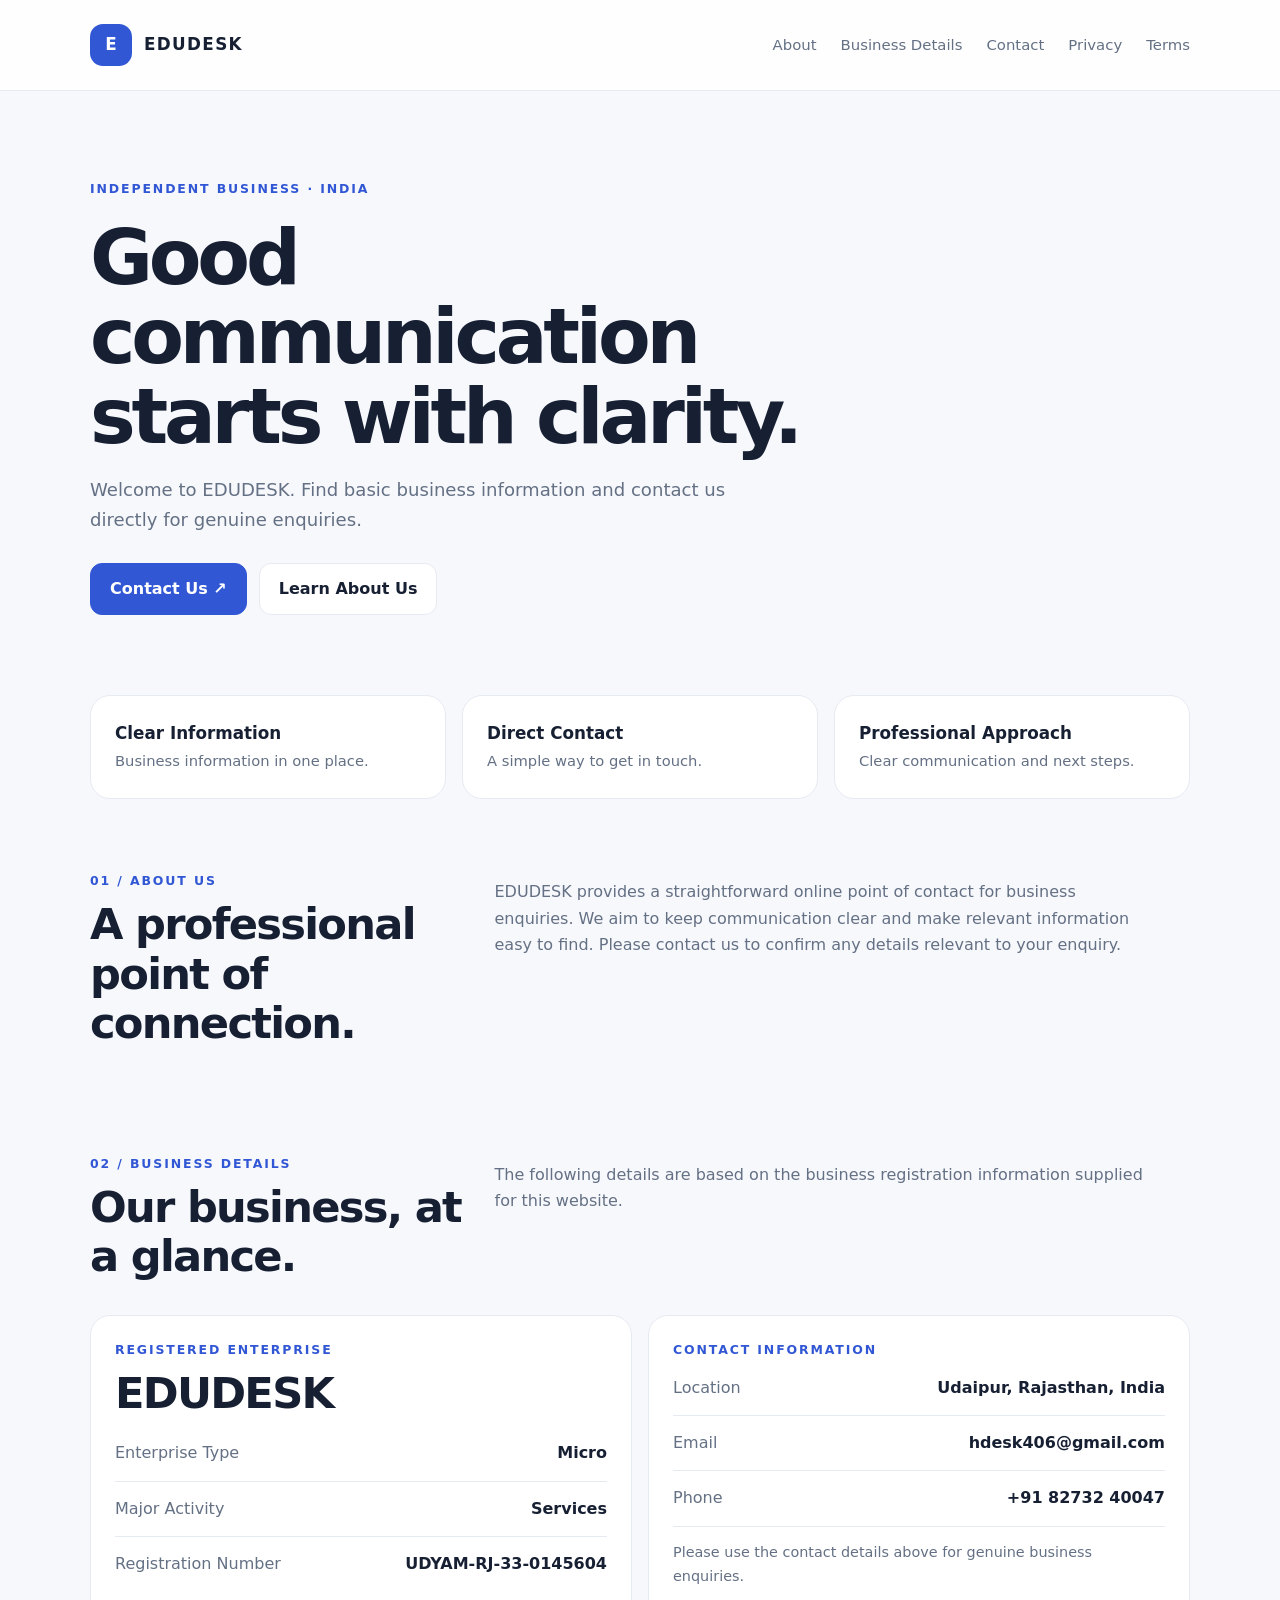
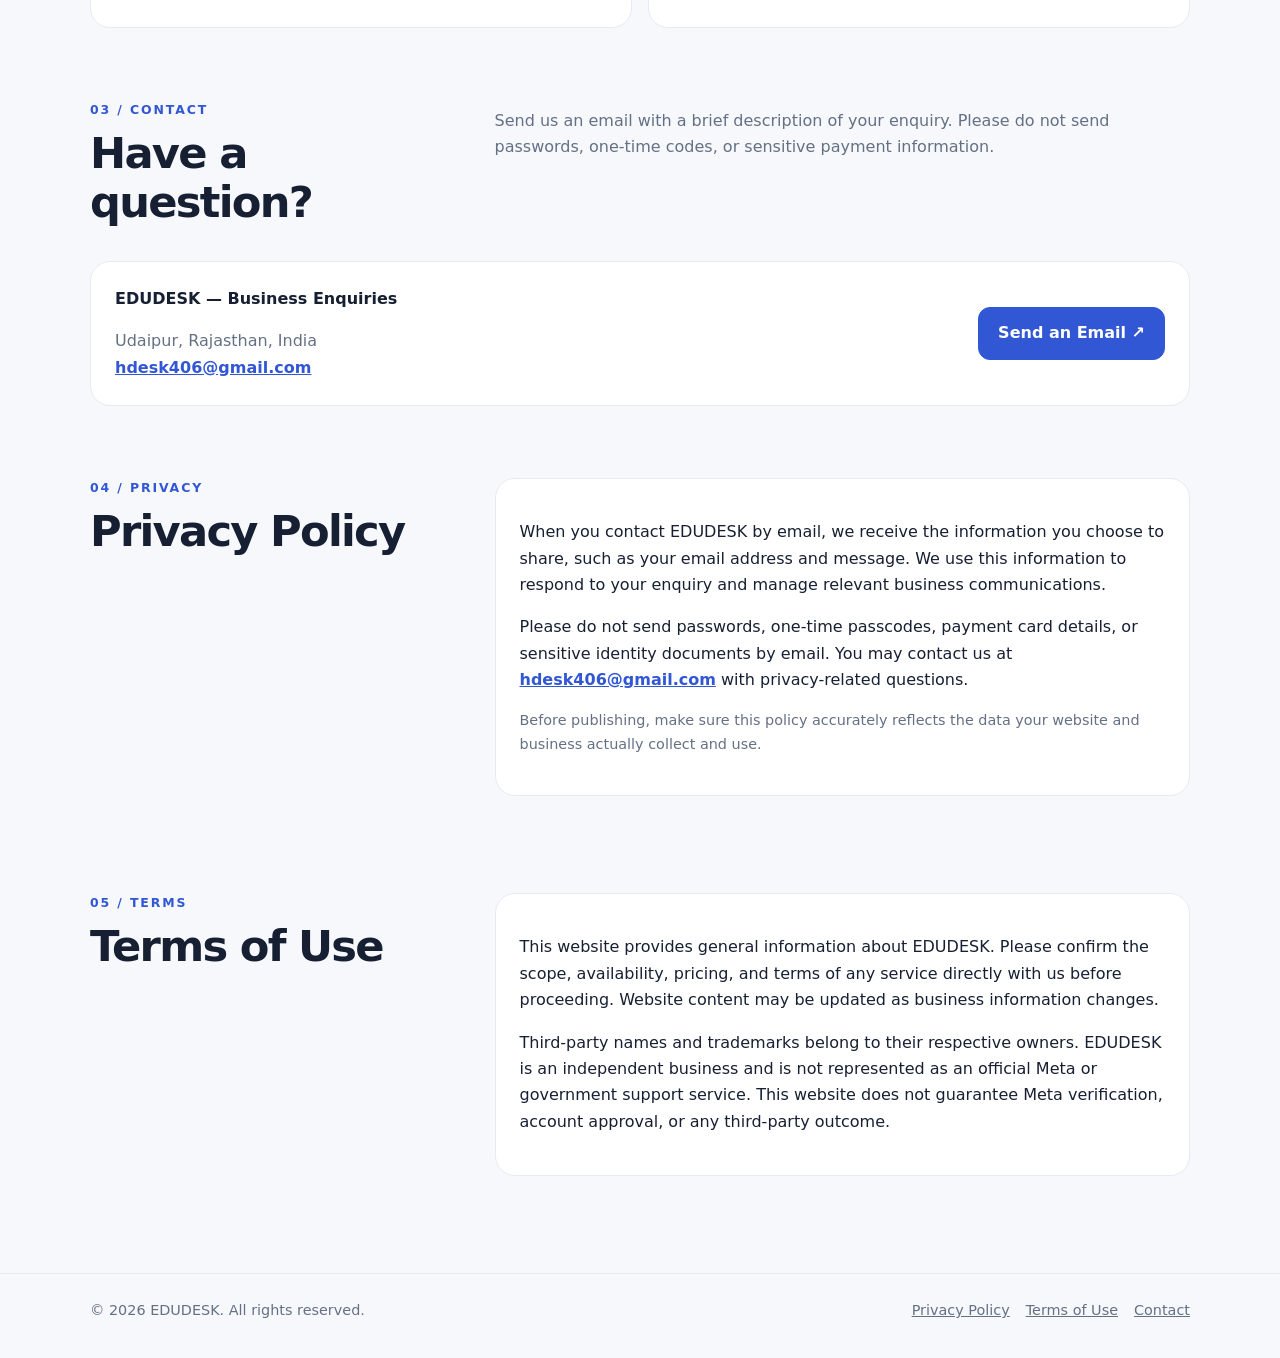
<file: index.html>
<!DOCTYPE html>
<html lang="en">
<head>
  <meta charset="UTF-8">
  <meta name="viewport" content="width=device-width, initial-scale=1.0">
  <meta name="description" content="EDUDESK — clear business information and direct contact.">
  <meta name="theme-color" content="#f7f8fc">
  <title>EDUDESK | Business Information</title>
  <style>
    :root{--ink:#172033;--muted:#647084;--blue:#3157d5;--line:#e6eaf1;--paper:#fff;--bg:#f7f8fc}
    *{box-sizing:border-box} html{scroll-behavior:smooth}
    body{margin:0;background:var(--bg);color:var(--ink);font-family:Inter,ui-sans-serif,system-ui,-apple-system,BlinkMacSystemFont,"Segoe UI",sans-serif;line-height:1.65}
    a{color:inherit} .wrap{width:min(1100px,calc(100% - 40px));margin:auto}
    header{padding:24px 0;border-bottom:1px solid var(--line);background:rgba(255,255,255,.86)}
    .nav{display:flex;align-items:center;justify-content:space-between;gap:24px}
    .brand{display:flex;align-items:center;gap:12px;font-size:1.05rem;font-weight:800;letter-spacing:.08em;text-decoration:none}
    .mark{width:42px;height:42px;border-radius:13px;background:var(--blue);color:white;display:grid;place-items:center;font-weight:800;letter-spacing:0}
    nav{display:flex;gap:24px;flex-wrap:wrap} nav a{text-decoration:none;color:var(--muted);font-size:.93rem} nav a:hover{color:var(--blue)}
    .hero{padding:88px 0 70px}
    .eyebrow{font-size:.78rem;font-weight:800;letter-spacing:.15em;text-transform:uppercase;color:var(--blue)}
    h1{font-size:clamp(2.6rem,6vw,5rem);line-height:1.04;letter-spacing:-.055em;max-width:760px;margin:18px 0}
    .lead{font-size:1.13rem;color:var(--muted);max-width:650px}
    .actions{display:flex;gap:12px;flex-wrap:wrap;margin-top:28px}
    .btn{display:inline-block;text-decoration:none;border-radius:12px;padding:12px 19px;font-weight:700;border:1px solid var(--line)}
    .primary{background:var(--blue);color:white;border-color:var(--blue)} .secondary{background:white}
    .highlights{display:grid;grid-template-columns:repeat(3,1fr);gap:16px;margin:10px 0 72px}
    .tile,.panel{background:var(--paper);border:1px solid var(--line);border-radius:20px;padding:24px}
    .tile strong{display:block;font-size:1.05rem}.tile span{color:var(--muted);font-size:.92rem}
    section{padding:0 0 72px;scroll-margin-top:24px}
    .section-head{display:grid;grid-template-columns:.7fr 1.3fr;gap:30px;align-items:start;margin-bottom:25px}
    h2{font-size:clamp(1.8rem,4vw,2.7rem);letter-spacing:-.04em;line-height:1.15;margin:8px 0}
    .section-copy{color:var(--muted);max-width:650px;margin:8px 0}
    .info-grid{display:grid;grid-template-columns:1fr 1fr;gap:16px}
    .info-row{padding:14px 0;border-bottom:1px solid var(--line);display:flex;justify-content:space-between;gap:20px}
    .info-row:last-child{border-bottom:0}.info-row span:first-child{color:var(--muted)}
    .info-row span:last-child{text-align:right;font-weight:650;overflow-wrap:anywhere}
    .contact-card{display:flex;align-items:center;justify-content:space-between;gap:24px;flex-wrap:wrap}
    .contact-card p{color:var(--muted);margin-bottom:0}.email{color:var(--blue);font-weight:750;overflow-wrap:anywhere}
    .small{font-size:.9rem;color:var(--muted)}
    footer{border-top:1px solid var(--line);padding:25px 0 35px;color:var(--muted);font-size:.9rem}
    .foot{display:flex;justify-content:space-between;gap:18px;flex-wrap:wrap}.foot a{margin-left:16px}
    @media(max-width:760px){.nav{align-items:flex-start;flex-direction:column}nav{gap:16px}.hero{padding:62px 0 48px}.highlights,.info-grid,.section-head{grid-template-columns:1fr}.highlights{margin-bottom:54px}.info-row{align-items:flex-start}.info-row span:last-child{max-width:60%}}
  </style>
</head>
<body>
  <header>
    <div class="wrap nav">
      <a class="brand" href="#home" aria-label="EDUDESK home"><span class="mark">E</span><span>EDUDESK</span></a>
      <nav aria-label="Main navigation">
        <a href="#about">About</a><a href="#details">Business Details</a><a href="#contact">Contact</a><a href="#privacy">Privacy</a><a href="#terms">Terms</a>
      </nav>
    </div>
  </header>

  <main id="home">
    <div class="wrap">
      <section class="hero">
        <div class="eyebrow">Independent Business · India</div>
        <h1>Good communication starts with clarity.</h1>
        <p class="lead">Welcome to EDUDESK. Find basic business information and contact us directly for genuine enquiries.</p>
        <div class="actions"><a class="btn primary" href="#contact">Contact Us ↗</a><a class="btn secondary" href="#about">Learn About Us</a></div>
      </section>

      <div class="highlights">
        <div class="tile"><strong>Clear Information</strong><span>Business information in one place.</span></div>
        <div class="tile"><strong>Direct Contact</strong><span>A simple way to get in touch.</span></div>
        <div class="tile"><strong>Professional Approach</strong><span>Clear communication and next steps.</span></div>
      </div>

      <section id="about">
        <div class="section-head">
          <div><div class="eyebrow">01 / About Us</div><h2>A professional point of connection.</h2></div>
          <p class="section-copy">EDUDESK provides a straightforward online point of contact for business enquiries. We aim to keep communication clear and make relevant information easy to find. Please contact us to confirm any details relevant to your enquiry.</p>
        </div>
      </section>

      <section id="details">
        <div class="section-head">
          <div><div class="eyebrow">02 / Business Details</div><h2>Our business, at a glance.</h2></div>
          <p class="section-copy">The following details are based on the business registration information supplied for this website.</p>
        </div>
        <div class="info-grid">
          <div class="panel">
            <div class="eyebrow">Registered Enterprise</div>
            <h2>EDUDESK</h2>
            <div class="info-row"><span>Enterprise Type</span><span>Micro</span></div>
            <div class="info-row"><span>Major Activity</span><span>Services</span></div>
            <div class="info-row"><span>Registration Number</span><span>UDYAM-RJ-33-0145604</span></div>
          </div>
          <div class="panel">
            <div class="eyebrow">Contact Information</div>
            <div class="info-row"><span>Location</span><span>Udaipur, Rajasthan, India</span></div>
            <div class="info-row"><span>Email</span><span>hdesk406@gmail.com</span></div>
            <div class="info-row"><span>Phone</span><span>+91 82732 40047</span></div>
            <p class="small">Please use the contact details above for genuine business enquiries.</p>
          </div>
        </div>
      </section>

      <section id="contact">
        <div class="section-head">
          <div><div class="eyebrow">03 / Contact</div><h2>Have a question?</h2></div>
          <p class="section-copy">Send us an email with a brief description of your enquiry. Please do not send passwords, one-time codes, or sensitive payment information.</p>
        </div>
        <div class="panel contact-card">
          <div><strong>EDUDESK — Business Enquiries</strong><p>Udaipur, Rajasthan, India</p><a class="email" href="mailto:hdesk406@gmail.com">hdesk406@gmail.com</a></div>
          <a class="btn primary" href="mailto:hdesk406@gmail.com?subject=Business%20Enquiry">Send an Email ↗</a>
        </div>
      </section>

      <section id="privacy">
        <div class="section-head">
          <div><div class="eyebrow">04 / Privacy</div><h2>Privacy Policy</h2></div>
          <div class="panel">
            <p>When you contact EDUDESK by email, we receive the information you choose to share, such as your email address and message. We use this information to respond to your enquiry and manage relevant business communications.</p>
            <p>Please do not send passwords, one-time passcodes, payment card details, or sensitive identity documents by email. You may contact us at <a class="email" href="mailto:hdesk406@gmail.com">hdesk406@gmail.com</a> with privacy-related questions.</p>
            <p class="small">Before publishing, make sure this policy accurately reflects the data your website and business actually collect and use.</p>
          </div>
        </div>
      </section>

      <section id="terms">
        <div class="section-head">
          <div><div class="eyebrow">05 / Terms</div><h2>Terms of Use</h2></div>
          <div class="panel">
            <p>This website provides general information about EDUDESK. Please confirm the scope, availability, pricing, and terms of any service directly with us before proceeding. Website content may be updated as business information changes.</p>
            <p>Third-party names and trademarks belong to their respective owners. EDUDESK is an independent business and is not represented as an official Meta or government support service. This website does not guarantee Meta verification, account approval, or any third-party outcome.</p>
          </div>
        </div>
      </section>
    </div>
  </main>

  <footer>
    <div class="wrap foot">
      <span>© <span id="year">2026</span> EDUDESK. All rights reserved.</span>
      <span><a href="#privacy">Privacy Policy</a><a href="#terms">Terms of Use</a><a href="#contact">Contact</a></span>
    </div>
  </footer>
</body>
</html>
</file>
